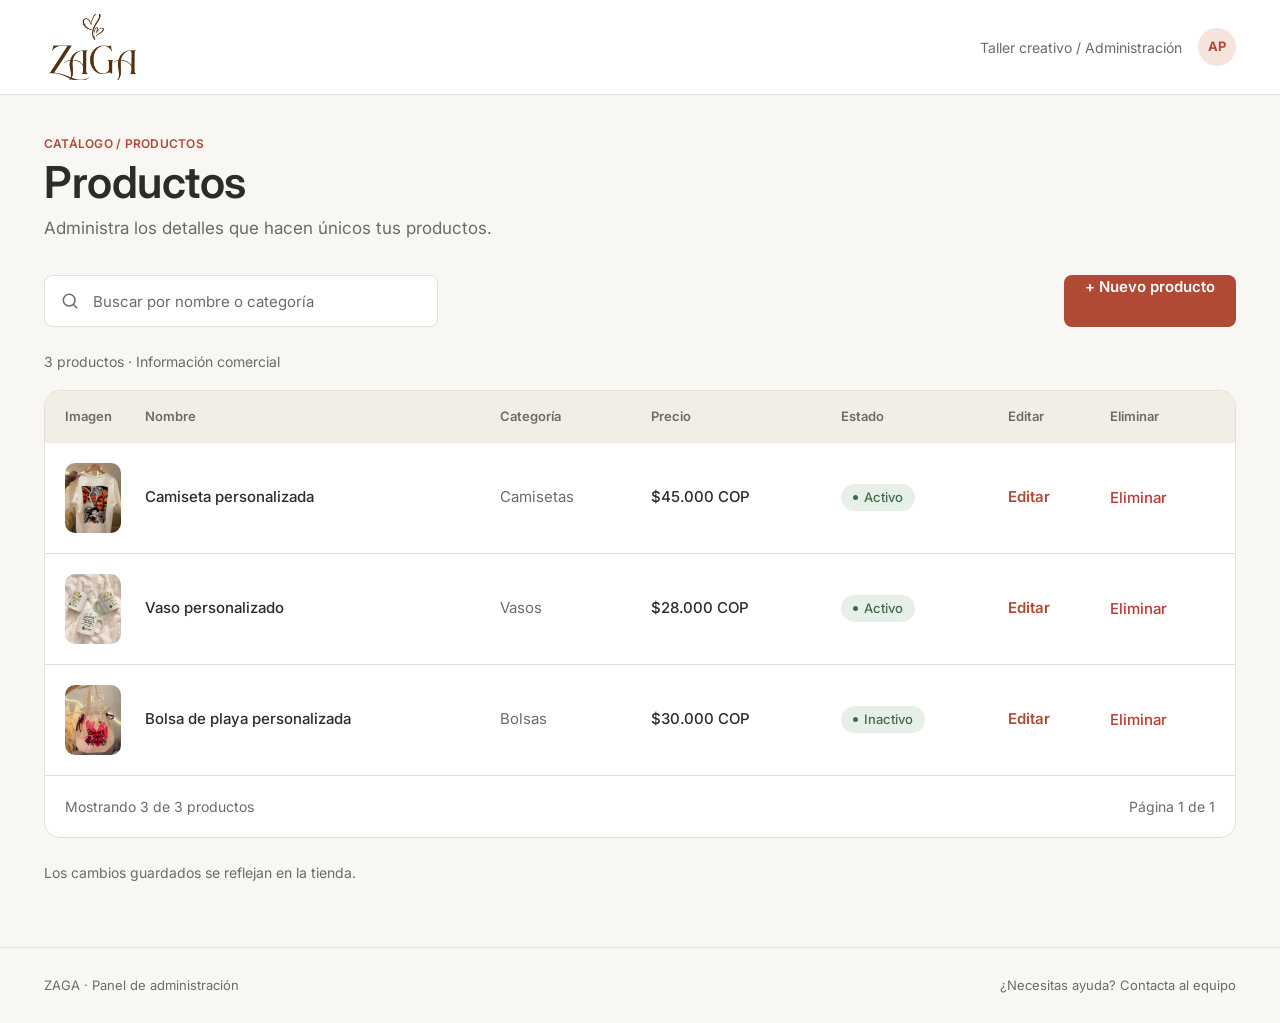
<file: index.html>
<!DOCTYPE html>
<html lang="es">
<head>
  <meta charset="UTF-8">
  <meta name="viewport" content="width=device-width, initial-scale=1">
  <title>Productos · ZAGA Administración</title>
  <link rel="preconnect" href="https://fonts.googleapis.com">
  <link rel="preconnect" href="https://fonts.gstatic.com" crossorigin>
  <link href="https://fonts.googleapis.com/css2?family=Inter:wght@400;500;600;700&display=swap" rel="stylesheet">
  <link rel="stylesheet" href="css/styles.css">
  <link rel="stylesheet" href="css/inventario-productos.css">
</head>
<body>

  <!-- ENCABEZADO -->
  <header class="header">
    <div class="header__inner">
      <a href="#" class="header__logo" aria-label="ZAGA, ir al inicio">
        <img src="img/logozaga.png" alt="ZAGA">
      </a>

      <div class="header__right">
        <span class="header__section">Taller creativo / Administración</span>
        <span class="avatar" aria-label="Usuario administrador">AP</span>
        <button class="menu-btn" id="menuBtn" aria-label="Abrir menú" aria-expanded="false" aria-controls="mobileMenu">
          <span></span><span></span><span></span>
        </button>
      </div>
    </div>

    <nav class="mobile-menu" id="mobileMenu" hidden>
      <a href="#">Taller creativo / Administración</a>
      <a href="#" class="is-active">Catálogo / Productos</a>
    </nav>
  </header>

  <!-- CONTENIDO -->
  <main class="main">
    <div class="container">

      <p class="breadcrumb">Catálogo / Productos</p>
      <h1 class="title">Productos</h1>
      <p class="subtitle">Administra los detalles que hacen únicos tus productos.</p>

      <div class="toolbar">
        <label class="search" for="searchInput">
          <svg class="search__icon" viewBox="0 0 24 24" aria-hidden="true">
            <circle cx="11" cy="11" r="7"></circle>
            <path d="M20 20l-3.5-3.5"></path>
          </svg>
          <input type="search" id="searchInput" placeholder="Buscar por nombre o categoría" autocomplete="off">
        </label>
        <a class="btn btn--primary" href="nuevo-producto.html">+ Nuevo producto</a>
      </div>

      <p class="meta"><span id="countText"></span> · Información comercial</p>

      <!-- TABLA / TARJETAS -->
      <section class="table-card">
        <table class="table">
          <thead>
            <tr>
              <th>Imagen</th>
              <th>Nombre</th>
              <th>Categoría</th>
              <th>Precio</th>
              <th>Estado</th>
              <th>Editar</th>
              <th>Eliminar</th>
            </tr>
          </thead>
          <tbody id="productsBody">

            <tr class="row" data-name="Camiseta personalizada" data-category="Camisetas" data-price="$45.000 COP" data-image="img/camiseta.jpeg">
              <td class="cell cell--img"><img class="thumb" src="img/camiseta.jpeg" alt="Camiseta personalizada"></td>
              <td class="cell cell--name">Camiseta personalizada</td>
              <td class="cell cell--category">Camisetas</td>
              <td class="cell cell--price">$45.000 COP</td>
              <td class="cell cell--status"><span class="badge">Activo</span></td>
              <td class="cell cell--action">
                <a href="editar-producto.html" class="action action--edit">
                  <svg viewBox="0 0 24 24" aria-hidden="true"><path d="M12 20h9"/><path d="M16.5 3.5a2.12 2.12 0 013 3L7 19l-4 1 1-4 12.5-12.5z"/></svg>
                  <span>Editar</span>
                </a>
              </td>
              <td class="cell cell--action">
                <button class="action action--delete" type="button" data-delete>
                  <svg viewBox="0 0 24 24" aria-hidden="true"><path d="M3 6h18"/><path d="M8 6V4a1 1 0 011-1h6a1 1 0 011 1v2"/><path d="M19 6l-1 14a2 2 0 01-2 2H8a2 2 0 01-2-2L5 6"/><path d="M10 11v6M14 11v6"/></svg>
                  <span>Eliminar</span>
                </button>
              </td>
            </tr>

            <tr class="row" data-name="Vaso personalizado" data-category="Vasos" data-price="$28.000 COP" data-image="img/vaso.jpeg">
              <td class="cell cell--img"><img class="thumb" src="img/vaso.jpeg" alt="Vaso personalizado"></td>
              <td class="cell cell--name">Vaso personalizado</td>
              <td class="cell cell--category">Vasos</td>
              <td class="cell cell--price">$28.000 COP</td>
              <td class="cell cell--status"><span class="badge">Activo</span></td>
              <td class="cell cell--action">
                <a href="editar-producto.html" class="action action--edit">
                  <svg viewBox="0 0 24 24" aria-hidden="true"><path d="M12 20h9"/><path d="M16.5 3.5a2.12 2.12 0 013 3L7 19l-4 1 1-4 12.5-12.5z"/></svg>
                  <span>Editar</span>
                </a>
              </td>
              <td class="cell cell--action">
                <button class="action action--delete" type="button" data-delete>
                  <svg viewBox="0 0 24 24" aria-hidden="true"><path d="M3 6h18"/><path d="M8 6V4a1 1 0 011-1h6a1 1 0 011 1v2"/><path d="M19 6l-1 14a2 2 0 01-2 2H8a2 2 0 01-2-2L5 6"/><path d="M10 11v6M14 11v6"/></svg>
                  <span>Eliminar</span>
                </button>
              </td>

            </tr>
             <tr class="row" data-name="Bolsa de playa personalizada" data-category="Bolsas" data-price="$30.000 COP" data-image="img/bolsadeplaya.jpeg">
              <td class="cell cell--img"><img class="thumb" src="img/bolsadeplaya.jpeg" alt="Bolsa de playa personalizada"></td>
              <td class="cell cell--name">Bolsa de playa personalizada</td>
              <td class="cell cell--category">Bolsas</td>
              <td class="cell cell--price">$30.000 COP</td>
              <td class="cell cell--status"><span class="badge">Inactivo</span></td>
              <td class="cell cell--action">
                <a href="editar-producto.html" class="action action--edit">
                  <svg viewBox="0 0 24 24" aria-hidden="true"><path d="M12 20h9"/><path d="M16.5 3.5a2.12 2.12 0 013 3L7 19l-4 1 1-4 12.5-12.5z"/></svg>
                  <span>Editar</span>
                </a>
              </td>
              <td class="cell cell--action">
                <button class="action action--delete" type="button" data-delete>
                  <svg viewBox="0 0 24 24" aria-hidden="true"><path d="M3 6h18"/><path d="M8 6V4a1 1 0 011-1h6a1 1 0 011 1v2"/><path d="M19 6l-1 14a2 2 0 01-2 2H8a2 2 0 01-2-2L5 6"/><path d="M10 11v6M14 11v6"/></svg>
                  <span>Eliminar</span>
                </button>
              </td>
            </tr>


          </tbody>
        </table>

        <p class="empty" id="emptyState" hidden>No se encontraron productos.</p>

        <div class="table-footer">
          <span id="showingText">Mostrando 2 de 2 productos</span>
          <span>Página 1 de 1</span>
        </div>
      </section>

      <p class="note">Los cambios guardados se reflejan en la tienda.</p>
    </div>
  </main>

  <!-- PIE DE PÁGINA -->
  <footer class="footer">
    <div class="footer__inner">
      <span>ZAGA · Panel de administración</span>
      <a href="#">¿Necesitas ayuda? Contacta al equipo</a>
    </div>
  </footer>

  <!-- MODAL ELIMINAR -->
  <div class="modal" id="deleteModal" hidden>
    <div class="modal__overlay" data-close></div>
    <div class="modal__dialog" role="dialog" aria-modal="true" aria-labelledby="modalTitle" aria-describedby="modalDesc">
      <div class="modal__top">
        <span class="modal__icon" aria-hidden="true">
          <svg viewBox="0 0 24 24"><path d="M3 6h18"/><path d="M8 6V4a1 1 0 011-1h6a1 1 0 011 1v2"/><path d="M19 6l-1 14a2 2 0 01-2 2H8a2 2 0 01-2-2L5 6"/><path d="M10 11v6M14 11v6"/></svg>
        </span>
        <button class="modal__close" type="button" aria-label="Cerrar" data-close>
          <svg viewBox="0 0 24 24" aria-hidden="true"><path d="M6 6l12 12M18 6L6 18"/></svg>
        </button>
      </div>

      <h2 class="modal__title" id="modalTitle">¿Eliminar producto?</h2>
      <p class="modal__text" id="modalDesc">¿Estás seguro de que deseas eliminar este producto?</p>

      <div class="modal__product">
        <img id="modalImg" src="img/camiseta.jpeg" alt="">
        <div>
          <strong id="modalName">Camiseta personalizada</strong>
          <span id="modalInfo">Camisetas · $45.000 COP</span>
        </div>
      </div>

      <p class="modal__warning">Esta acción no se puede deshacer.</p>

      <div class="modal__actions">
        <button class="btn btn--outline" type="button" data-close>Cancelar</button>
        <button class="btn btn--danger" type="button" id="confirmDelete">Eliminar</button>
      </div>
    </div>
  </div>

  <script type="module" src="js/main.js"></script>
  <script type="module" src="js/controllers/inventario.controller.js"></script>
</body>
</html>
</file>
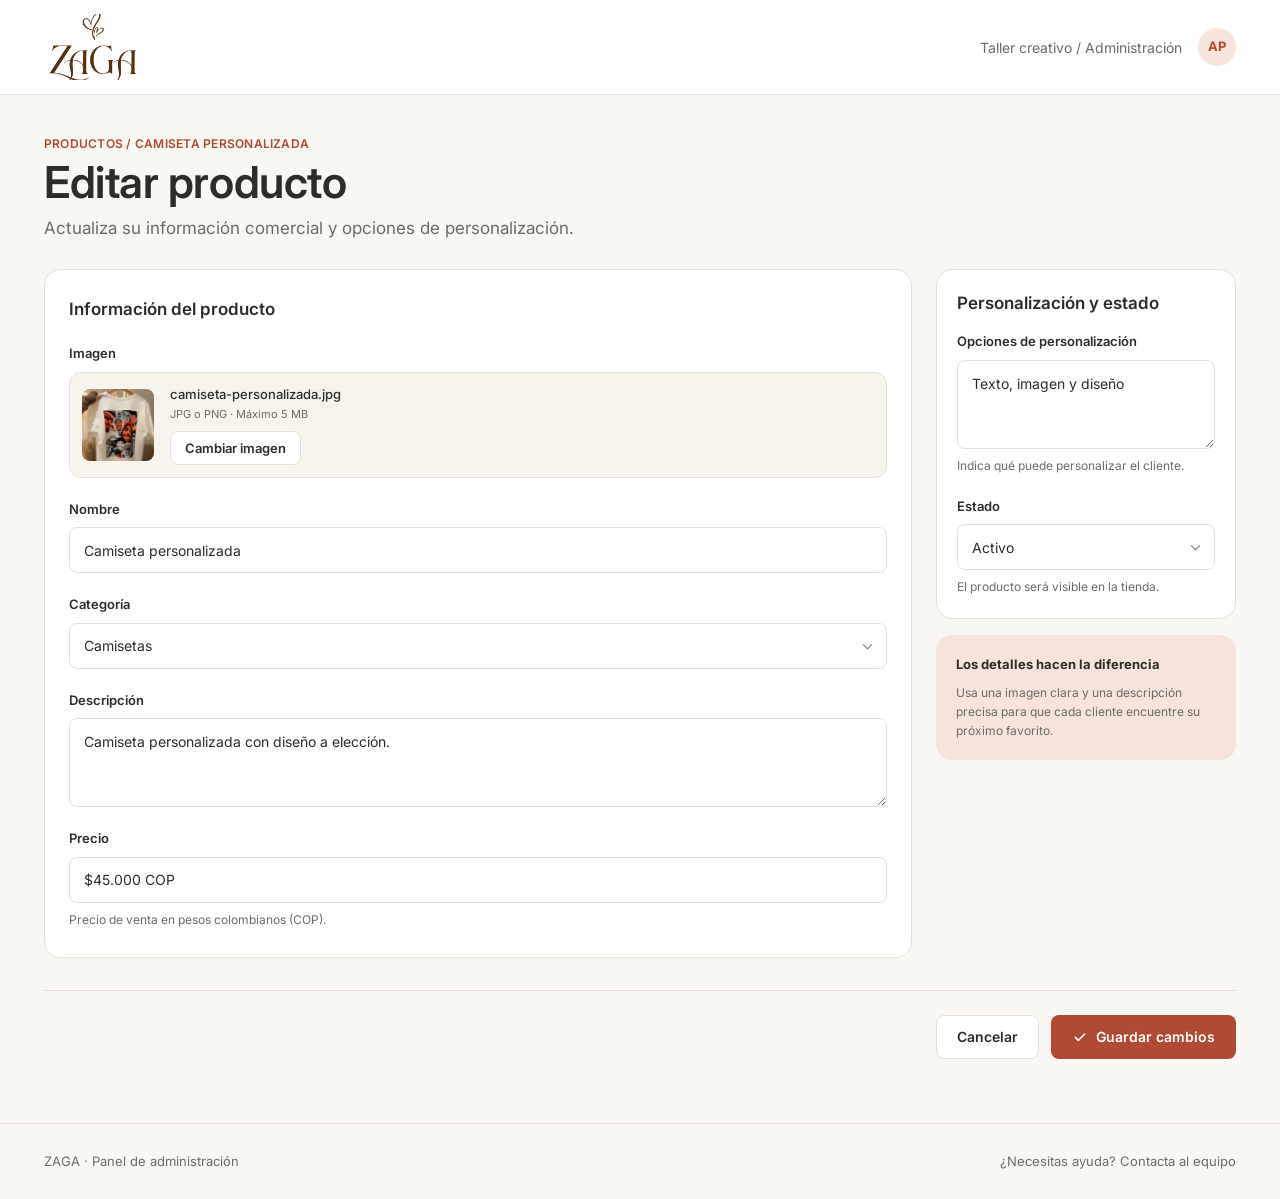
<file: editar-producto.html>
<!DOCTYPE html>
<html lang="es">
<head>
  <meta charset="UTF-8">
  <meta name="viewport" content="width=device-width, initial-scale=1">
  <title>Editar producto · ZAGA Administración</title>
  <link rel="preconnect" href="https://fonts.googleapis.com">
  <link rel="preconnect" href="https://fonts.gstatic.com" crossorigin>
  <link href="https://fonts.googleapis.com/css2?family=Inter:wght@400;500;600;700&display=swap" rel="stylesheet">
  <link rel="stylesheet" href="css/styles.css">
  <link rel="stylesheet" href="css/editar-producto.css">
</head>
<body>

  <!-- ENCABEZADO -->
  <header class="header">
    <div class="header__inner">
      <a href="inventario-productos.html" class="header__logo" aria-label="ZAGA, ir al inicio">
        <img src="img/logozaga.png" alt="ZAGA">
      </a>

      <div class="header__right">
        <span class="header__section">Taller creativo / Administración</span>
        <span class="avatar" aria-label="Usuario administrador">AP</span>
        <button class="menu-btn" id="menuBtn" aria-label="Abrir menú" aria-expanded="false" aria-controls="mobileMenu">
          <span></span><span></span><span></span>
        </button>
      </div>
    </div>

    <nav class="mobile-menu" id="mobileMenu" hidden>
      <a href="#">Taller creativo / Administración</a>
      <a href="inventario-productos.html" class="is-active">Catálogo / Productos</a>
    </nav>
  </header>

  <!-- CONTENIDO -->
  <main class="main">
    <div class="container">

      <p class="breadcrumb">
        <a href="inventario-productos.html">Productos</a> / <span id="crumbName">Camiseta personalizada</span>
      </p>
      <h1 class="title">Editar producto</h1>
      <p class="subtitle">Actualiza su información comercial y opciones de personalización.</p>

      <form class="form" id="productForm" novalidate>

        <div class="alert" id="formAlert" role="alert" hidden>
          <svg viewBox="0 0 24 24" aria-hidden="true"><circle cx="12" cy="12" r="9"/><path d="M12 8v5M12 16.5v.01"/></svg>
          <div>
            <p class="alert__title">Revisa los campos indicados</p>
            <p class="alert__text">Corrige la información antes de guardar los cambios.</p>
          </div>
        </div>

        <div class="form__grid">

          <!-- Columna principal -->
          <section class="card" aria-labelledby="infoTitle">
            <h2 class="card__title" id="infoTitle">Información del producto</h2>

            <div class="field">
              <span class="label" id="imageLabel">Imagen</span>
              <div class="upload" aria-labelledby="imageLabel">
                <img class="upload__thumb" id="previewImg" src="img/camiseta.jpeg" alt="Vista previa de la imagen del producto">
                <div class="upload__info">
                  <p class="upload__name" id="fileName">camiseta-personalizada.jpg</p>
                  <p class="upload__hint">JPG o PNG · Máximo 5 MB</p>
                  <button class="btn btn--outline btn--sm" type="button" id="changeImageBtn">Cambiar imagen</button>
                  <input type="file" id="imageInput" accept="image/png, image/jpeg" hidden>
                </div>
              </div>
              <p class="field__error" id="imageError" role="alert" hidden>La imagen supera los 5 MB. Elige una más liviana.</p>
            </div>

            <div class="field">
              <label class="label" for="name">Nombre</label>
              <div class="control-wrap">
                <input class="control" type="text" id="name" name="name" value="Camiseta personalizada" autocomplete="off">
                <svg class="field__icon" viewBox="0 0 24 24" aria-hidden="true"><circle cx="12" cy="12" r="9"/><path d="M12 8v5M12 16.5v.01"/></svg>
              </div>
              <p class="field__error" id="nameError" hidden></p>
            </div>

            <div class="field">
              <label class="label" for="category">Categoría</label>
              <div class="select">
                <select class="control" id="category" name="category">
                  <option value="">Seleccionar</option>
                  <option value="camisetas" selected>Camisetas</option>
                  <option value="vasos">Vasos</option>
                  <option value="bolsas">Bolsas</option>
                </select>
              </div>
              <p class="field__error" id="categoryError" hidden></p>
            </div>

            <div class="field">
              <label class="label" for="description">Descripción</label>
              <div class="control-wrap control-wrap--area">
                <textarea class="control" id="description" name="description" rows="3">Camiseta personalizada con diseño a elección.</textarea>
                <svg class="field__icon" viewBox="0 0 24 24" aria-hidden="true"><circle cx="12" cy="12" r="9"/><path d="M12 8v5M12 16.5v.01"/></svg>
              </div>
              <p class="field__error" id="descriptionError" hidden></p>
            </div>

            <div class="field field--last">
              <label class="label" for="price">Precio</label>
              <div class="control-wrap">
                <input class="control" type="text" id="price" name="price" value="$45.000 COP" inputmode="numeric" autocomplete="off">
                <svg class="field__icon" viewBox="0 0 24 24" aria-hidden="true"><circle cx="12" cy="12" r="9"/><path d="M12 8v5M12 16.5v.01"/></svg>
              </div>
              <p class="field__error" id="priceError" hidden></p>
              <p class="field__hint">Precio de venta en pesos colombianos (COP).</p>
            </div>
          </section>

          <!-- Columna lateral -->
          <aside class="side">
            <section class="card card--side" aria-labelledby="customTitle">
              <h2 class="card__title" id="customTitle">Personalización y estado</h2>

              <div class="field">
                <label class="label" for="custom">Opciones de personalización</label>
                <div class="control-wrap control-wrap--area">
                  <textarea class="control" id="custom" name="custom" rows="3">Texto, imagen y diseño</textarea>
                  <svg class="field__icon" viewBox="0 0 24 24" aria-hidden="true"><circle cx="12" cy="12" r="9"/><path d="M12 8v5M12 16.5v.01"/></svg>
                </div>
                <p class="field__error" id="customError" hidden></p>
                <p class="field__hint">Indica qué puede personalizar el cliente.</p>
              </div>

              <div class="field field--last">
                <label class="label" for="status">Estado</label>
                <div class="select">
                  <select class="control" id="status" name="status">
                    <option value="activo" selected>Activo</option>
                    <option value="inactivo">Inactivo</option>
                  </select>
                </div>
                <p class="field__hint">El producto será visible en la tienda.</p>
              </div>
            </section>

            <section class="tip">
              <h3 class="tip__title">Los detalles hacen la diferencia</h3>
              <p class="tip__text">Usa una imagen clara y una descripción precisa para que cada cliente encuentre su próximo favorito.</p>
            </section>
          </aside>
        </div>

        <div class="form__actions">
          <a class="btn btn--outline" href="inventario-productos.html">Cancelar</a>
          <button class="btn btn--primary" type="submit">
            <svg viewBox="0 0 24 24" aria-hidden="true"><path d="M5 12.5l4.5 4.5L19 7.5"/></svg>
            Guardar cambios
          </button>
        </div>
      </form>
    </div>
  </main>

  <!-- PIE DE PÁGINA -->
  <footer class="footer">
    <div class="footer__inner">
      <span>ZAGA · Panel de administración</span>
      <a href="#">¿Necesitas ayuda? Contacta al equipo</a>
    </div>
  </footer>

  <div class="toast" id="toast" role="status" aria-live="polite">Cambios guardados</div>

  <script type="module" src="js/main.js"></script>
  <script type="module" src="js/controllers/editar.controller.js"></script>
</body>
</html>
</file>
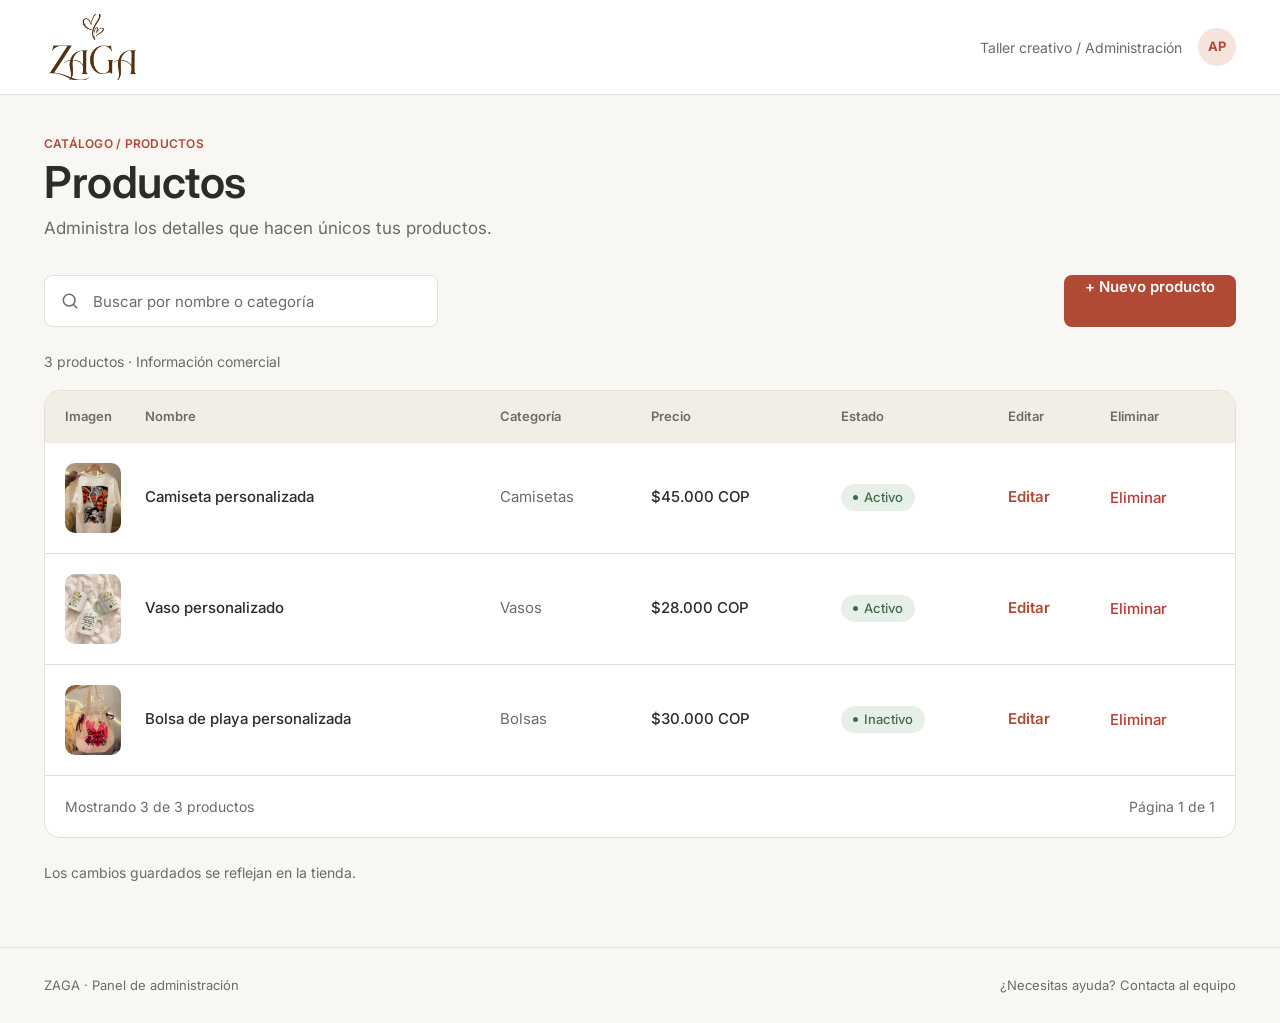
<file: inventario-productos.html>
<!DOCTYPE html>
<html lang="es">
<head>
  <meta charset="UTF-8">
  <meta name="viewport" content="width=device-width, initial-scale=1">
  <title>Productos · ZAGA Administración</title>
  <link rel="preconnect" href="https://fonts.googleapis.com">
  <link rel="preconnect" href="https://fonts.gstatic.com" crossorigin>
  <link href="https://fonts.googleapis.com/css2?family=Inter:wght@400;500;600;700&display=swap" rel="stylesheet">
  <link rel="stylesheet" href="css/styles.css">
  <link rel="stylesheet" href="css/inventario-productos.css">
</head>
<body>

  <!-- ENCABEZADO -->
  <header class="header">
    <div class="header__inner">
      <a href="#" class="header__logo" aria-label="ZAGA, ir al inicio">
        <img src="img/logozaga.png" alt="ZAGA">
      </a>

      <div class="header__right">
        <span class="header__section">Taller creativo / Administración</span>
        <span class="avatar" aria-label="Usuario administrador">AP</span>
        <button class="menu-btn" id="menuBtn" aria-label="Abrir menú" aria-expanded="false" aria-controls="mobileMenu">
          <span></span><span></span><span></span>
        </button>
      </div>
    </div>

    <nav class="mobile-menu" id="mobileMenu" hidden>
      <a href="#">Taller creativo / Administración</a>
      <a href="#" class="is-active">Catálogo / Productos</a>
    </nav>
  </header>

  <!-- CONTENIDO -->
  <main class="main">
    <div class="container">

      <p class="breadcrumb">Catálogo / Productos</p>
      <h1 class="title">Productos</h1>
      <p class="subtitle">Administra los detalles que hacen únicos tus productos.</p>

      <div class="toolbar">
        <label class="search" for="searchInput">
          <svg class="search__icon" viewBox="0 0 24 24" aria-hidden="true">
            <circle cx="11" cy="11" r="7"></circle>
            <path d="M20 20l-3.5-3.5"></path>
          </svg>
          <input type="search" id="searchInput" placeholder="Buscar por nombre o categoría" autocomplete="off">
        </label>
        <a class="btn btn--primary" href="nuevo-producto.html">+ Nuevo producto</a>
      </div>

      <p class="meta"><span id="countText">2 productos</span> · Información comercial</p>

      <!-- TABLA / TARJETAS -->
      <section class="table-card">
        <table class="table">
          <thead>
            <tr>
              <th>Imagen</th>
              <th>Nombre</th>
              <th>Categoría</th>
              <th>Precio</th>
              <th>Estado</th>
              <th>Editar</th>
              <th>Eliminar</th>
            </tr>
          </thead>
          <tbody id="productsBody">

            <tr class="row" data-name="Camiseta personalizada" data-category="Camisetas" data-price="$45.000 COP" data-image="img/camiseta.jpeg">
              <td class="cell cell--img"><img class="thumb" src="img/camiseta.jpeg" alt="Camiseta personalizada"></td>
              <td class="cell cell--name">Camiseta personalizada</td>
              <td class="cell cell--category">Camisetas</td>
              <td class="cell cell--price">$45.000 COP</td>
              <td class="cell cell--status"><span class="badge">Activo</span></td>
              <td class="cell cell--action">
                <a href="editar-producto.html" class="action action--edit">
                  <svg viewBox="0 0 24 24" aria-hidden="true"><path d="M12 20h9"/><path d="M16.5 3.5a2.12 2.12 0 013 3L7 19l-4 1 1-4 12.5-12.5z"/></svg>
                  <span>Editar</span>
                </a>
              </td>
              <td class="cell cell--action">
                <button class="action action--delete" type="button" data-delete>
                  <svg viewBox="0 0 24 24" aria-hidden="true"><path d="M3 6h18"/><path d="M8 6V4a1 1 0 011-1h6a1 1 0 011 1v2"/><path d="M19 6l-1 14a2 2 0 01-2 2H8a2 2 0 01-2-2L5 6"/><path d="M10 11v6M14 11v6"/></svg>
                  <span>Eliminar</span>
                </button>
              </td>
            </tr>

            <tr class="row" data-name="Vaso personalizado" data-category="Vasos" data-price="$28.000 COP" data-image="img/vaso.jpeg">
              <td class="cell cell--img"><img class="thumb" src="img/vaso.jpeg" alt="Vaso personalizado"></td>
              <td class="cell cell--name">Vaso personalizado</td>
              <td class="cell cell--category">Vasos</td>
              <td class="cell cell--price">$28.000 COP</td>
              <td class="cell cell--status"><span class="badge">Activo</span></td>
              <td class="cell cell--action">
                <a href="editar-producto.html" class="action action--edit">
                  <svg viewBox="0 0 24 24" aria-hidden="true"><path d="M12 20h9"/><path d="M16.5 3.5a2.12 2.12 0 013 3L7 19l-4 1 1-4 12.5-12.5z"/></svg>
                  <span>Editar</span>
                </a>
              </td>
              <td class="cell cell--action">
                <button class="action action--delete" type="button" data-delete>
                  <svg viewBox="0 0 24 24" aria-hidden="true"><path d="M3 6h18"/><path d="M8 6V4a1 1 0 011-1h6a1 1 0 011 1v2"/><path d="M19 6l-1 14a2 2 0 01-2 2H8a2 2 0 01-2-2L5 6"/><path d="M10 11v6M14 11v6"/></svg>
                  <span>Eliminar</span>
                </button>
              </td>

            </tr>
             <tr class="row" data-name="Bolsa de playa personalizada" data-category="Bolsas" data-price="$30.000 COP" data-image="img/bolsadeplaya.jpeg">
              <td class="cell cell--img"><img class="thumb" src="img/bolsadeplaya.jpeg" alt="Bolsa de playa personalizada"></td>
              <td class="cell cell--name">Bolsa de playa personalizada</td>
              <td class="cell cell--category">Bolsas</td>
              <td class="cell cell--price">$30.000 COP</td>
              <td class="cell cell--status"><span class="badge">Inactivo</span></td>
              <td class="cell cell--action">
                <a href="editar-producto.html" class="action action--edit">
                  <svg viewBox="0 0 24 24" aria-hidden="true"><path d="M12 20h9"/><path d="M16.5 3.5a2.12 2.12 0 013 3L7 19l-4 1 1-4 12.5-12.5z"/></svg>
                  <span>Editar</span>
                </a>
              </td>
              <td class="cell cell--action">
                <button class="action action--delete" type="button" data-delete>
                  <svg viewBox="0 0 24 24" aria-hidden="true"><path d="M3 6h18"/><path d="M8 6V4a1 1 0 011-1h6a1 1 0 011 1v2"/><path d="M19 6l-1 14a2 2 0 01-2 2H8a2 2 0 01-2-2L5 6"/><path d="M10 11v6M14 11v6"/></svg>
                  <span>Eliminar</span>
                </button>
              </td>
            </tr>


          </tbody>
        </table>

        <p class="empty" id="emptyState" hidden>No se encontraron productos.</p>

        <div class="table-footer">
          <span id="showingText">Mostrando 2 de 2 productos</span>
          <span>Página 1 de 1</span>
        </div>
      </section>

      <p class="note">Los cambios guardados se reflejan en la tienda.</p>
    </div>
  </main>

  <!-- PIE DE PÁGINA -->
  <footer class="footer">
    <div class="footer__inner">
      <span>ZAGA · Panel de administración</span>
      <a href="#">¿Necesitas ayuda? Contacta al equipo</a>
    </div>
  </footer>

  <!-- MODAL ELIMINAR -->
  <div class="modal" id="deleteModal" hidden>
    <div class="modal__overlay" data-close></div>
    <div class="modal__dialog" role="dialog" aria-modal="true" aria-labelledby="modalTitle" aria-describedby="modalDesc">
      <div class="modal__top">
        <span class="modal__icon" aria-hidden="true">
          <svg viewBox="0 0 24 24"><path d="M3 6h18"/><path d="M8 6V4a1 1 0 011-1h6a1 1 0 011 1v2"/><path d="M19 6l-1 14a2 2 0 01-2 2H8a2 2 0 01-2-2L5 6"/><path d="M10 11v6M14 11v6"/></svg>
        </span>
        <button class="modal__close" type="button" aria-label="Cerrar" data-close>
          <svg viewBox="0 0 24 24" aria-hidden="true"><path d="M6 6l12 12M18 6L6 18"/></svg>
        </button>
      </div>

      <h2 class="modal__title" id="modalTitle">¿Eliminar producto?</h2>
      <p class="modal__text" id="modalDesc">¿Estás seguro de que deseas eliminar este producto?</p>

      <div class="modal__product">
        <img id="modalImg" src="img/camiseta.jpeg" alt="">
        <div>
          <strong id="modalName">Camiseta personalizada</strong>
          <span id="modalInfo">Camisetas · $45.000 COP</span>
        </div>
      </div>

      <p class="modal__warning">Esta acción no se puede deshacer.</p>

      <div class="modal__actions">
        <button class="btn btn--outline" type="button" data-close>Cancelar</button>
        <button class="btn btn--danger" type="button" id="confirmDelete">Eliminar</button>
      </div>
    </div>
  </div>

  <script type="module" src="js/main.js"></script>
  <script type="module" src="js/controllers/inventario.controller.js"></script>
</body>
</html>
</file>
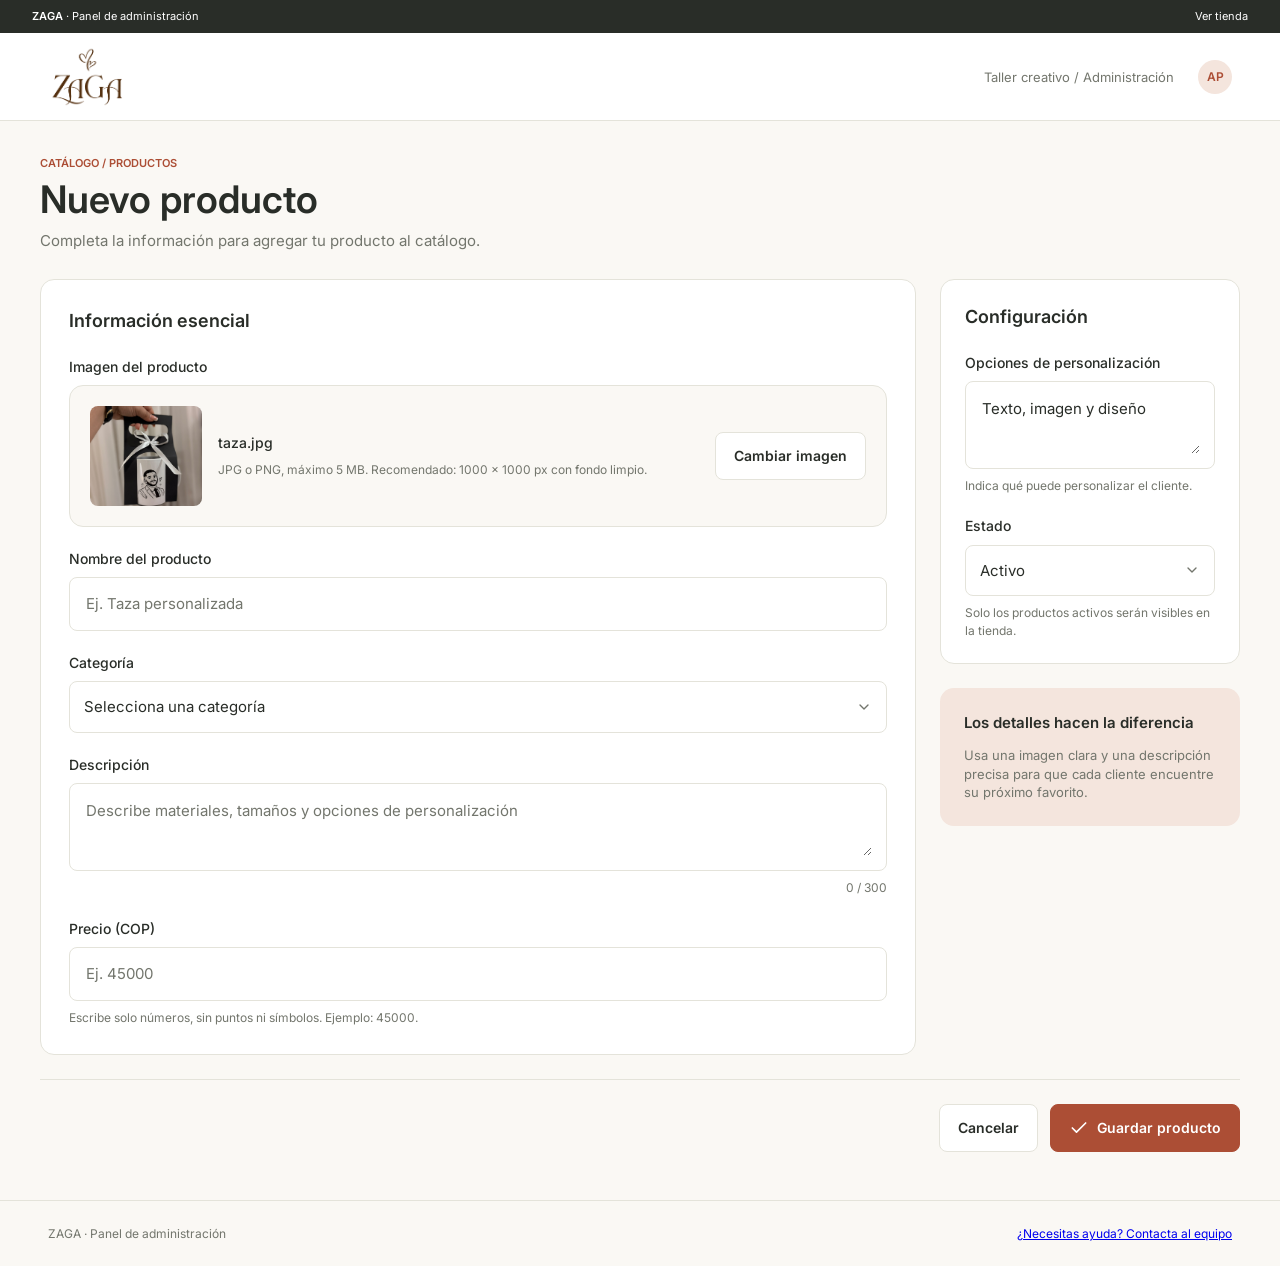
<file: nuevo-producto.html>
<!DOCTYPE html>
<html lang="es">
<head>
  <meta charset="UTF-8">
  <meta name="viewport" content="width=device-width, initial-scale=1">
  <title>Nuevo producto · ZAGA Administración</title>
  <link rel="preconnect" href="https://fonts.googleapis.com">
  <link rel="preconnect" href="https://fonts.gstatic.com" crossorigin>
  <link href="https://fonts.googleapis.com/css2?family=Inter:wght@400;500;600&display=swap" rel="stylesheet">
  <link rel="stylesheet" href="css/nuevo-producto.css">
</head>
<body>

  <svg width="0" height="0" style="position:absolute" aria-hidden="true">
    <symbol id="i-alert" viewBox="0 0 24 24" fill="none" stroke="currentColor" stroke-width="2" stroke-linecap="round" stroke-linejoin="round"><circle cx="12" cy="12" r="10"/><line x1="12" y1="8" x2="12" y2="12"/><line x1="12" y1="16" x2="12.01" y2="16"/></symbol>
    <symbol id="i-chevron" viewBox="0 0 24 24" fill="none" stroke="currentColor" stroke-width="2" stroke-linecap="round" stroke-linejoin="round"><path d="m6 9 6 6 6-6"/></symbol>
    <symbol id="i-check" viewBox="0 0 24 24" fill="none" stroke="currentColor" stroke-width="2" stroke-linecap="round" stroke-linejoin="round"><path d="M20 6 9 17l-5-5"/></symbol>
  </svg>

  <div class="topbar">
    <span class="topbar__group"><strong>ZAGA</strong> · Panel de administración</span>
    <a class="topbar__view" href="#">Ver tienda</a>
  </div>

  <header class="header">
    <a class="brand" href="inventario-productos.html" aria-label="ZAGA, ir al inventario">
      <img src="img/logozaga.png" alt="ZAGA">
    </a>
    <div class="header__actions">
      <span class="account">Taller creativo / Administración</span>
      <span class="avatar" aria-label="Usuario administrador">AP</span>
    </div>
  </header>

  <main class="main">
    <div class="heading">
      <p class="eyebrow">CATÁLOGO / PRODUCTOS</p>
      <h1>Nuevo producto</h1>
      <p class="heading__desc">Completa la información para agregar tu producto al catálogo.</p>
    </div>

    <form id="productForm" class="product-form" novalidate>

      <div id="errorSummary" class="error-summary" role="alert" hidden>
        <svg class="icon icon--20"><use href="#i-alert"/></svg>
        <div class="error-summary__text">
          <p class="error-summary__title">Revisa los campos indicados</p>
          <p class="error-summary__desc">Corrige la información para guardar el producto.</p>
        </div>
      </div>

      <div class="layout">

        <section class="card essentials">
          <h2 class="card__title">Información esencial</h2>

          <div class="field">
            <span class="label">Imagen del producto</span>
            <div class="upload">
              <img id="imgPreview" class="upload__img" alt="Vista previa del producto" src="img/taza.jpg">
              <div class="upload__info">
                <p id="imgName" class="upload__name">taza.jpg</p>
                <p class="help">JPG o PNG, máximo 5 MB. Recomendado: 1000 × 1000 px con fondo limpio.</p>
              </div>
              <button type="button" id="imgBtn" class="btn btn--secondary">Cambiar imagen</button>
              <input type="file" id="imgInput" accept="image/png,image/jpeg" hidden>
            </div>
          </div>

          <div class="field" data-field="name">
            <label class="label" for="name">Nombre del producto</label>
            <div class="control">
              <input id="name" name="name" type="text" required minlength="3" maxlength="60"
                     placeholder="Ej. Taza personalizada" aria-describedby="name-err" autocomplete="off">
              <svg class="icon icon--17 icon--alert"><use href="#i-alert"/></svg>
            </div>
            <p id="name-err" class="error-msg"></p>
          </div>

          <div class="field" data-field="category">
            <label class="label" for="category">Categoría</label>
            <div class="control control--select">
              <select id="category" name="category" required aria-describedby="category-err">
                <option value="">Selecciona una categoría</option>
                <option>Camisetas</option>
                <option>Vasos</option>
                <option>Bolsas</option>
              </select>
              <svg class="icon icon--16 icon--chevron"><use href="#i-chevron"/></svg>
            </div>
            <p id="category-err" class="error-msg"></p>
          </div>

          <div class="field" data-field="description">
            <label class="label" for="description">Descripción</label>
            <div class="control control--area">
              <textarea id="description" name="description" rows="2" required minlength="20" maxlength="300"
                        placeholder="Describe materiales, tamaños y opciones de personalización" aria-describedby="description-err"></textarea>
              <svg class="icon icon--17 icon--alert"><use href="#i-alert"/></svg>
            </div>
            <p id="description-err" class="error-msg"></p>
            <p id="description-count" class="help counter">0 / 300</p>
          </div>

          <div class="field" data-field="price">
            <label class="label" for="price">Precio (COP)</label>
            <div class="control">
              <input id="price" name="price" type="text" inputmode="numeric" required
                     placeholder="Ej. 45000" aria-describedby="price-err price-help" autocomplete="off">
              <svg class="icon icon--17 icon--alert"><use href="#i-alert"/></svg>
            </div>
            <p id="price-err" class="error-msg"></p>
            <p id="price-help" class="help">Escribe solo números, sin puntos ni símbolos. Ejemplo: 45000.</p>
          </div>
        </section>

        <aside class="side">
          <section class="card config">
            <h2 class="card__title">Configuración</h2>

            <div class="field">
              <label class="label" for="notes">Opciones de personalización</label>
              <div class="control control--area control--plain">
                <textarea id="notes" name="notes" rows="2">Texto, imagen y diseño</textarea>
              </div>
              <p class="help">Indica qué puede personalizar el cliente.</p>
            </div>

            <div class="field">
              <label class="label" for="status">Estado</label>
              <div class="control control--select control--plain">
                <select id="status" name="status">
                  <option>Activo</option>
                  <option>Inactivo</option>
                </select>
                <svg class="icon icon--16 icon--chevron"><use href="#i-chevron"/></svg>
              </div>
              <p class="help">Solo los productos activos serán visibles en la tienda.</p>
            </div>
          </section>

          <section class="guidance">
            <p class="guidance__title">Los detalles hacen la diferencia</p>
            <p class="guidance__text">Usa una imagen clara y una descripción precisa para que cada cliente encuentre su próximo favorito.</p>
          </section>
        </aside>
      </div>

      <hr class="divider">

      <div class="actions">
        <button type="button" id="cancelBtn" class="btn btn--secondary">Cancelar</button>
        <button type="submit" class="btn btn--primary">
          <svg class="icon icon--20"><use href="#i-check"/></svg>
          Guardar producto
        </button>
      </div>
    </form>
  </main>

  <footer class="footer">
    <span>ZAGA · Panel de administración</span>
    <a href="#">¿Necesitas ayuda? Contacta al equipo</a>
  </footer>

  <div id="toast" class="toast" role="status" hidden></div>

  <script type="module" src="js/controllers/nuevo.controller.js"></script>
</body>
</html>
</file>
<file: css/styles.css>
/* =========================================================
   ZAGA · Panel de administración
   ESTILOS GENERALES (compartidos por todas las pantallas)
   Variables, base, encabezado, pie de página, títulos, botones
   ========================================================= */

:root {
  --bg: #f9f7f3;
  --surface: #ffffff;
  --header-head: #f1eee6;
  --border: #e4e0d6;
  --text: #2b2d28;
  --text-soft: #6b6c66;
  --brand: #b04a35;
  --brand-dark: #963d2b;
  --brand-soft: #f6e3dc;
  --danger: #b93a32;
  --danger-dark: #9d2f28;
  --danger-soft: #fbe9e7;
  --success: #3f6b4c;
  --success-soft: #e6f0e8;
  --radius: 12px;
  --radius-sm: 8px;
  --shadow-modal: 0 20px 50px rgba(30, 25, 20, .25);
  --font: "Inter", system-ui, -apple-system, "Segoe UI", Roboto, sans-serif;
}

*, *::before, *::after { box-sizing: border-box; }

html { -webkit-text-size-adjust: 100%; }

body {
  margin: 0;
  min-height: 100vh;
  display: flex;
  flex-direction: column;
  font-family: var(--font);
  font-size: 15px;
  line-height: 1.5;
  color: var(--text);
  background: var(--bg);
}

body.no-scroll { overflow: hidden; }

img { display: block; max-width: 100%; }
a { color: inherit; text-decoration: none; }
button { font-family: inherit; cursor: pointer; }
[hidden] { display: none !important; }

svg {
  width: 20px;
  height: 20px;
  fill: none;
  stroke: currentColor;
  stroke-width: 1.8;
  stroke-linecap: round;
  stroke-linejoin: round;
  flex-shrink: 0;
}

/* ---------- Encabezado ---------- */
.header {
  position: relative;
  background: var(--surface);
  border-bottom: 1px solid var(--border);
}

.header__inner {
  max-width: 1400px;
  margin: 0 auto;
  padding: 14px 44px;
  display: flex;
  align-items: center;
  justify-content: space-between;
}

.header__logo img {
  width: 101px;
  height: 66px;
  object-fit: cover;
  border-radius: 4px;
}

.header__right {
  display: flex;
  align-items: center;
  gap: 16px;
}

.header__section {
  font-size: 14px;
  color: var(--text-soft);
}

.avatar {
  width: 38px;
  height: 38px;
  border-radius: 50%;
  display: grid;
  place-items: center;
  background: var(--brand-soft);
  color: var(--brand);
  font-size: 13px;
  font-weight: 700;
}

.menu-btn {
  display: none;
  width: 40px;
  height: 40px;
  padding: 0;
  background: none;
  border: 0;
  flex-direction: column;
  align-items: center;
  justify-content: center;
  gap: 5px;
}

.menu-btn span {
  width: 20px;
  height: 2px;
  background: var(--text);
  border-radius: 2px;
  transition: transform .2s, opacity .2s;
}

.menu-btn[aria-expanded="true"] span:nth-child(1) { transform: translateY(7px) rotate(45deg); }
.menu-btn[aria-expanded="true"] span:nth-child(2) { opacity: 0; }
.menu-btn[aria-expanded="true"] span:nth-child(3) { transform: translateY(-7px) rotate(-45deg); }

.mobile-menu {
  display: none;
  flex-direction: column;
  border-top: 1px solid var(--border);
  background: var(--surface);
}

.mobile-menu a {
  padding: 14px 20px;
  font-size: 14px;
  color: var(--text-soft);
  border-bottom: 1px solid var(--border);
}

.mobile-menu a:last-child { border-bottom: 0; }
.mobile-menu a.is-active { color: var(--brand); font-weight: 600; }

/* ---------- Contenido ---------- */
.main { flex: 1; }

.container {
  max-width: 1400px;
  margin: 0 auto;
  padding: 40px 44px 64px;
}

.breadcrumb {
  margin: 0 0 4px;
  font-size: 12px;
  font-weight: 600;
  letter-spacing: .02em;
  text-transform: uppercase;
  color: var(--brand);
}

.title {
  margin: 0;
  font-size: 44px;
  line-height: 1.15;
  font-weight: 600;
  letter-spacing: -.01em;
}

.subtitle {
  margin: 8px 0 0;
  font-size: 17px;
  color: var(--text-soft);
}

.breadcrumb a:hover { text-decoration: underline; }

/* ---------- Botones ---------- */
.btn {
  height: 52px;
  padding: 0 20px;
  font-size: 15px;
  font-weight: 600;
  text-decoration: none;
  border-radius: var(--radius-sm);
  border: 1px solid transparent;
  transition: background .15s, border-color .15s, transform .05s;
}

.btn:active { transform: translateY(1px); }

.btn:focus-visible,
.menu-btn:focus-visible {
  outline: 3px solid rgba(176, 74, 53, .35);
  outline-offset: 2px;
}

.btn--primary { color: #fff; background: var(--brand); white-space: nowrap; }
.btn--primary:hover { background: var(--brand-dark); }

.btn--outline { color: var(--text); background: var(--surface); border-color: var(--border); }
.btn--outline:hover { background: var(--bg); }

/* ---------- Pie de página ---------- */
.footer {
  border-top: 1px solid var(--border);
  background: var(--bg);
}

.footer__inner {
  max-width: 1400px;
  margin: 0 auto;
  padding: 28px 44px;
  display: flex;
  justify-content: space-between;
  gap: 12px;
  font-size: 13px;
  color: var(--text-soft);
}

.footer__inner a:hover { color: var(--brand); text-decoration: underline; }

@keyframes fade { from { opacity: 0; } to { opacity: 1; } }
@keyframes pop {
  from { opacity: 0; transform: translateY(8px) scale(.97); }
  to   { opacity: 1; transform: none; }
}

@media (prefers-reduced-motion: reduce) {
  *, *::before, *::after { animation: none !important; transition: none !important; }
}

/* ---------- Tablet ---------- */
@media (max-width: 1024px) {
  .header__inner,
  .container,
  .footer__inner { padding-left: 28px; padding-right: 28px; }

  .title { font-size: 38px; }
}

/* ---------- Móvil ---------- */
@media (max-width: 768px) {
  body { font-size: 14px; }

  .header__inner { padding: 12px 20px; }
  .header__logo img { width: 88px; height: 58px; }
  .header__section { display: none; }
  .menu-btn { display: flex; }
  .mobile-menu:not([hidden]) { display: flex; }

  .container { padding: 28px 20px 40px; }
  .title { font-size: 34px; }
  .subtitle { font-size: 15px; }

  .footer__inner {
    padding: 22px 20px;
    flex-direction: column;
    gap: 8px;
  }
}
</file>
<file: css/inventario-productos.css>
/* =========================================================
   ZAGA · Inventario de productos
   Estilos exclusivos de esta pantalla (lista, tabla y modal)
   Se carga después de styles.css
   ========================================================= */

/* ---------- Barra de herramientas ---------- */
.toolbar {
  margin-top: 34px;
  display: flex;
  align-items: center;
  justify-content: space-between;
  gap: 16px;
}

.search {
  position: relative;
  flex: 0 1 394px;
  width: 100%;
}

.search__icon {
  position: absolute;
  left: 16px;
  top: 50%;
  transform: translateY(-50%);
  color: var(--text-soft);
  pointer-events: none;
}

.search input {
  width: 100%;
  height: 52px;
  padding: 0 16px 0 48px;
  font: inherit;
  font-size: 15px;
  color: var(--text);
  background: var(--surface);
  border: 1px solid var(--border);
  border-radius: var(--radius-sm);
  outline: none;
  transition: border-color .15s, box-shadow .15s;
  -webkit-appearance: none;
  appearance: none;
}

.search input::placeholder { color: var(--text-soft); }

.search input:focus {
  border-color: var(--brand);
  box-shadow: 0 0 0 3px rgba(176, 74, 53, .15);
}

.search input::-webkit-search-cancel-button { display: none; }

.btn--danger { color: #fff; background: var(--danger); }
.btn--danger:hover { background: var(--danger-dark); }

.action:focus-visible,
.modal__close:focus-visible {
  outline: 3px solid rgba(176, 74, 53, .35);
  outline-offset: 2px;
}

.meta {
  margin: 24px 0 18px;
  font-size: 14px;
  color: var(--text-soft);
}

/* ---------- Tabla (escritorio) ---------- */
.table-card {
  background: var(--surface);
  border: 1px solid var(--border);
  border-radius: 16px;
  overflow: hidden;
}

.table {
  width: 100%;
  border-collapse: collapse;
}

.table thead th {
  padding: 16px 12px;
  font-size: 13px;
  font-weight: 600;
  text-align: left;
  color: var(--text-soft);
  background: var(--header-head);
  white-space: nowrap;
}

.table thead th:first-child { padding-left: 20px; width: 88px; }
.table thead th:last-child { padding-right: 20px; }

.row { border-top: 1px solid var(--border); }
.row:first-child { border-top: 0; }

.cell {
  padding: 20px 12px;
  vertical-align: middle;
  font-size: 15px;
}

.cell:first-child { padding-left: 20px; }
.cell:last-child { padding-right: 20px; }

.thumb {
  width: 70px;
  height: 70px;
  object-fit: cover;
  border-radius: 10px;
  background: var(--header-head);
}

.cell--name { font-weight: 500; }
.cell--category { color: var(--text-soft); }
.cell--price { font-weight: 500; white-space: nowrap; }

.badge {
  display: inline-flex;
  align-items: center;
  gap: 6px;
  padding: 4px 12px;
  font-size: 13px;
  font-weight: 500;
  color: var(--success);
  background: var(--success-soft);
  border-radius: 999px;
}

.badge::before {
  content: "";
  width: 5px;
  height: 5px;
  border-radius: 50%;
  background: currentColor;
}

/* Acciones: enlaces de texto en escritorio */
.action {
  padding: 4px 0;
  font-size: 15px;
  background: none;
  border: 0;
  display: inline-flex;
  align-items: center;
  gap: 8px;
}

.action svg { display: none; }
.action--edit { color: var(--brand); font-weight: 600; }
.action--delete { color: var(--danger); font-weight: 500; }
.action:hover span { text-decoration: underline; }

.empty {
  margin: 0;
  padding: 32px 20px;
  text-align: center;
  color: var(--text-soft);
  border-top: 1px solid var(--border);
}

.table-footer {
  display: flex;
  justify-content: space-between;
  gap: 12px;
  padding: 20px;
  font-size: 14px;
  color: var(--text-soft);
  border-top: 1px solid var(--border);
}

.note {
  margin: 24px 0 0;
  font-size: 14px;
  color: var(--text-soft);
}

/* ---------- Modal ---------- */
.modal {
  position: fixed;
  inset: 0;
  z-index: 100;
  display: grid;
  place-items: center;
  padding: 16px;
}

.modal__overlay {
  position: absolute;
  inset: 0;
  background: rgba(35, 30, 25, .5);
  animation: fade .2s ease;
}

.modal__dialog {
  position: relative;
  width: 100%;
  max-width: 440px;
  max-height: calc(100vh - 32px);
  overflow-y: auto;
  padding: 28px;
  background: var(--surface);
  border-radius: 20px;
  box-shadow: var(--shadow-modal);
  animation: pop .22s ease;
}

.modal__top {
  display: flex;
  align-items: center;
  justify-content: space-between;
  margin-bottom: 16px;
}

.modal__icon {
  width: 44px;
  height: 44px;
  border-radius: 50%;
  display: grid;
  place-items: center;
  color: var(--danger);
  background: var(--danger-soft);
}

.modal__close {
  width: 36px;
  height: 36px;
  display: grid;
  place-items: center;
  color: var(--text);
  background: none;
  border: 0;
  border-radius: 50%;
}

.modal__close:hover { background: var(--bg); }

.modal__title {
  margin: 0 0 12px;
  font-size: 24px;
  line-height: 1.25;
  font-weight: 600;
}

.modal__text {
  margin: 0 0 20px;
  font-size: 14px;
  color: var(--text-soft);
}

.modal__product {
  display: flex;
  align-items: center;
  gap: 14px;
  padding: 12px;
  background: #fcf8f4;
  border-radius: 10px;
}

.modal__product img {
  width: 54px;
  height: 54px;
  object-fit: cover;
  border-radius: 8px;
  background: var(--header-head);
}

.modal__product strong {
  display: block;
  font-size: 14px;
  font-weight: 600;
}

.modal__product span {
  display: block;
  font-size: 12px;
  color: var(--text-soft);
}

.modal__warning {
  margin: 18px 0 20px;
  font-size: 12px;
  color: var(--text-soft);
}

.modal__actions {
  display: grid;
  grid-template-columns: 1fr 1fr;
  gap: 14px;
}

.modal__actions .btn { height: 48px; }

/* ---------- Tablet ---------- */
@media (max-width: 1024px) {
  .cell, .table thead th { padding-left: 8px; padding-right: 8px; }
}

/* ---------- Móvil: la tabla se convierte en tarjetas ---------- */
@media (max-width: 768px) {
  .toolbar {
    margin-top: 22px;
    flex-direction: column;
    align-items: stretch;
    gap: 12px;
  }

  .search { flex: none; }
  .toolbar .btn { width: 100%; }

  .meta { margin: 20px 0 14px; }

  .table-card {
    background: none;
    border: 0;
    border-radius: 0;
    overflow: visible;
  }

  .table, .table tbody { display: block; }
  .table thead { display: none; }

  .row {
    display: grid;
    /* 96px imagen + texto; las acciones se reparten 50% / 50% */
    grid-template-columns: 96px calc(50% - 96px) 50%;
    grid-template-areas:
      "img name name"
      "img category category"
      "img price price"
      "img status status"
      "edit edit delete";
    column-gap: 0;
    padding: 16px;
    margin-bottom: 14px;
    background: var(--surface);
    border: 1px solid var(--border);
    border-radius: 14px;
  }

  .row:first-child { border-top: 1px solid var(--border); }

  .cell { display: block; padding: 0; }
  .cell:first-child, .cell:last-child { padding: 0; }

  .cell--img { grid-area: img; }
  .cell--name,
  .cell--category,
  .cell--price,
  .cell--status { padding-left: 16px; }

  .cell--name { grid-area: name; font-size: 17px; font-weight: 600; line-height: 1.3; }
  .cell--category { grid-area: category; font-size: 14px; }
  .cell--price { grid-area: price; font-size: 16px; font-weight: 600; margin-top: 2px; }
  .cell--status { grid-area: status; margin-top: 6px; }

  .cell--action { margin-top: 14px; }
  .cell--action:nth-of-type(6) { grid-area: edit; padding: 0 6px 0 0; }
  .cell--action:nth-of-type(7) { grid-area: delete; padding: 0 0 0 6px; }

  .thumb { width: 96px; height: 96px; border-radius: 8px; }

  .action {
    width: 100%;
    height: 46px;
    justify-content: center;
    font-size: 15px;
    font-weight: 600;
    color: var(--text);
    background: var(--surface);
    border: 1px solid var(--border);
    border-radius: var(--radius-sm);
  }

  .action svg { display: block; }
  .action--edit, .action--delete { color: var(--text); font-weight: 600; }
  .action:hover span { text-decoration: none; }
  .action:hover { background: var(--bg); }

  .table-footer {
    padding: 0;
    border: 0;
    margin-top: 4px;
    flex-direction: column;
    gap: 2px;
  }

  .note { margin-top: 20px; }

  .modal { align-items: center; padding: 14px; }
  .modal__dialog { padding: 22px; border-radius: 18px; }
  .modal__title { font-size: 22px; }
}

@media (max-width: 380px) {
  .row { grid-template-columns: 80px calc(50% - 80px) 50%; padding: 14px; }
  .thumb { width: 80px; height: 80px; }
  .cell--name, .cell--category, .cell--price, .cell--status { padding-left: 12px; }
  .cell--name { font-size: 16px; }
  .modal__actions { gap: 10px; }
}
</file>
<file: css/editar-producto.css>
/* =========================================================
   ZAGA · Editar producto
   Estilos exclusivos de esta pantalla (formulario)
   Se carga después de styles.css
   ========================================================= */

/* ---------- Layout ---------- */
.form { margin-top: 28px; }

.form__grid {
  display: grid;
  grid-template-columns: minmax(0, 1fr) 300px;
  gap: 24px;
  align-items: start;
}

.side {
  display: flex;
  flex-direction: column;
  gap: 16px;
}

/* ---------- Tarjetas ---------- */
.card {
  padding: 28px 24px 28px;
  background: var(--surface);
  border: 1px solid var(--border);
  border-radius: 16px;
}

.card--side { padding: 22px 20px; }

.card__title {
  margin: 0 0 24px;
  font-size: 17px;
  font-weight: 600;
  line-height: 1.3;
}

.card--side .card__title { margin-bottom: 18px; }

/* ---------- Campos ---------- */
.field { margin-bottom: 22px; }
.field--last { margin-bottom: 0; }

.label {
  display: block;
  margin-bottom: 8px;
  font-size: 13px;
  font-weight: 600;
  color: var(--text);
}

.control {
  display: block;
  width: 100%;
  height: 46px;
  padding: 0 14px;
  font: inherit;
  font-size: 14px;
  color: var(--text);
  background: var(--surface);
  border: 1px solid var(--border);
  border-radius: var(--radius-sm);
  outline: none;
  transition: border-color .15s, box-shadow .15s;
  -webkit-appearance: none;
  appearance: none;
}

textarea.control {
  height: auto;
  min-height: 76px;
  padding: 12px 14px;
  line-height: 1.5;
  resize: vertical;
}

.control:hover { border-color: #d3cec2; }

.control:focus {
  border-color: var(--brand);
  box-shadow: 0 0 0 3px rgba(176, 74, 53, .15);
}

.field__hint {
  margin: 8px 0 0;
  font-size: 12px;
  color: var(--text-soft);
}

.field__error {
  margin: 8px 0 0;
  font-size: 12px;
  font-weight: 500;
  color: var(--danger);
}

/* ---------- Validaciones ---------- */
.alert {
  display: flex;
  align-items: flex-start;
  gap: 12px;
  margin-bottom: 24px;
  padding: 14px 18px;
  color: var(--danger);
  background: var(--danger-soft);
  border: 1px solid #f5cdc9;
  border-radius: var(--radius);
}

.alert svg { margin-top: 1px; }

.alert__title {
  margin: 0;
  font-size: 13px;
  font-weight: 700;
}

.alert__text {
  margin: 2px 0 0;
  font-size: 13px;
}

/* Campo con ícono de error dentro */
.control-wrap { position: relative; }

.control-wrap .field__icon {
  display: none;
  position: absolute;
  right: 14px;
  top: 50%;
  width: 16px;
  height: 16px;
  transform: translateY(-50%);
  color: var(--danger);
  pointer-events: none;
}

.control-wrap--area .field__icon { top: 15px; transform: none; }

.control.is-invalid {
  background: var(--danger-soft);
  border-color: var(--danger);
}

.control.is-invalid:hover { border-color: var(--danger); }

.control.is-invalid:focus {
  border-color: var(--danger);
  box-shadow: 0 0 0 3px rgba(185, 58, 50, .18);
}

.control.is-invalid ~ .field__icon { display: block; }
.control-wrap .control.is-invalid { padding-right: 42px; }

/* Select con flecha propia */
.select { position: relative; }

.select select { padding-right: 40px; cursor: pointer; }

.select::after {
  content: "";
  position: absolute;
  right: 16px;
  top: 50%;
  width: 7px;
  height: 7px;
  border-right: 1.8px solid var(--text-soft);
  border-bottom: 1.8px solid var(--text-soft);
  transform: translateY(-70%) rotate(45deg);
  pointer-events: none;
}

/* ---------- Carga de imagen ---------- */
.upload {
  display: flex;
  align-items: center;
  gap: 16px;
  padding: 12px;
  background: #f7f4ed;
  border: 1px solid var(--border);
  border-radius: 12px;
}

.upload__thumb {
  width: 72px;
  height: 72px;
  object-fit: cover;
  border-radius: 8px;
  background: var(--header-head);
  flex-shrink: 0;
}

.upload__info { min-width: 0; }

.upload__name {
  margin: 0;
  font-size: 13px;
  font-weight: 500;
  overflow-wrap: anywhere;
}

.upload__hint {
  margin: 2px 0 8px;
  font-size: 11px;
  color: var(--text-soft);
}

.btn--sm {
  height: 34px;
  padding: 0 14px;
  font-size: 13px;
}

/* ---------- Tarjeta de consejo ---------- */
.tip {
  padding: 20px;
  background: var(--brand-soft);
  border-radius: 16px;
}

.tip__title {
  margin: 0 0 8px;
  font-size: 13px;
  font-weight: 700;
}

.tip__text {
  margin: 0;
  font-size: 12px;
  line-height: 1.6;
  color: var(--text-soft);
}

/* ---------- Barra de acciones ---------- */
.form__actions {
  display: flex;
  justify-content: flex-end;
  gap: 12px;
  margin-top: 32px;
  padding-top: 24px;
  border-top: 1px solid var(--border);
}

.form__actions .btn {
  display: inline-flex;
  align-items: center;
  justify-content: center;
  gap: 8px;
  height: 44px;
  font-size: 14px;
}

.form__actions .btn svg {
  width: 16px;
  height: 16px;
  stroke-width: 2.4;
}

/* ---------- Aviso (toast) ---------- */
.toast {
  position: fixed;
  left: 50%;
  bottom: 28px;
  z-index: 90;
  padding: 12px 20px;
  font-size: 14px;
  font-weight: 500;
  color: #fff;
  background: var(--text);
  border-radius: 999px;
  box-shadow: var(--shadow-modal);
  opacity: 0;
  transform: translate(-50%, 12px);
  pointer-events: none;
  transition: opacity .2s, transform .2s;
}

.toast.is-visible {
  opacity: 1;
  transform: translate(-50%, 0);
}

/* ---------- Tablet ---------- */
@media (max-width: 960px) {
  .form__grid { grid-template-columns: minmax(0, 1fr); }
  .tip { display: none; }
}

/* ---------- Móvil ---------- */
@media (max-width: 768px) {
  .title { font-size: 30px; }
  .form { margin-top: 22px; }

  .card { padding: 22px 18px; }
  .card--side { padding: 22px 18px; }

  .upload {
    flex-direction: column;
    align-items: center;
    text-align: center;
    padding: 16px;
    gap: 14px;
  }

  .upload__thumb {
    width: 100%;
    max-width: 220px;
    height: auto;
    aspect-ratio: 1 / 1;
    border-radius: 12px;
  }

  .upload__hint { margin-bottom: 12px; }

  .form__grid { gap: 16px; }

  .form__actions {
    flex-direction: column;
    margin-top: 24px;
    padding-top: 20px;
  }

  .form__actions .btn { width: 100%; }

  .toast { left: 16px; right: 16px; bottom: 16px; text-align: center; transform: translateY(12px); }
  .toast.is-visible { transform: none; }
}
</file>
<file: css/nuevo-producto.css>
:root {
  --bg: #FAF8F4;
  --surface: #FFFFFF;
  --ink: #292D28;
  --muted: #73766D;
  --line: #E4E3DA;
  --accent: #AC4E35;
  --accent-soft: #F4E5DD;
  --danger: #B83A37;
  --danger-soft: #FFF1EF;
  --font: 'Inter', system-ui, -apple-system, 'Segoe UI', sans-serif;
}

*, *::before, *::after { box-sizing: border-box; }
[hidden] { display: none !important; }

body {
  margin: 0;
  font-family: var(--font);
  background: var(--bg);
  color: var(--ink);
  min-height: 100vh;
  display: flex;
  flex-direction: column;
}

h1, h2, p { margin: 0; }
button, input, select, textarea { font: inherit; color: inherit; }

/* Barra superior */
.topbar {
  display: flex; justify-content: space-between; align-items: center;
  padding: 10px 32px; background: var(--ink); color: #fff;
  font-size: 11px; line-height: 13px;
}
.topbar strong { font-weight: 600; }
.topbar__view { color: #fff; text-decoration: none; }
.topbar__view:hover { text-decoration: underline; }

/* Header */
.header {
  display: flex; justify-content: space-between; align-items: center;
  height: 88px; padding: 0 48px;
  background: var(--surface); border-bottom: 1px solid var(--line);
}
.brand {
  width: 92px; height: 60px; border-radius: 4px;
  background: var(--accent-soft); color: var(--accent);
  display: grid; place-items: center; font-weight: 600; font-size: 13px; letter-spacing: .08em;
}
.header__actions { display: flex; align-items: center; gap: 24px; }
.account { font-size: 13px; line-height: 16px; color: var(--muted); }
.avatar {
  width: 34px; height: 34px; border-radius: 100px;
  background: var(--accent-soft); color: var(--accent);
  display: grid; place-items: center; font-size: 12px; font-weight: 600;
}

/* Contenido */
.main {
  flex: 1; width: 100%; max-width: 1280px; margin: 0 auto;
  padding: 36px 40px 48px; display: flex; flex-direction: column; gap: 28px;
}
.heading { display: flex; flex-direction: column; gap: 8px; }
.eyebrow { font-size: 11px; line-height: 13px; font-weight: 600; color: var(--accent); }
h1 { font-size: 38px; line-height: 1.15; font-weight: 600; }
.heading__desc { font-size: 15px; line-height: 1.45; color: var(--muted); }

.product-form { display: flex; flex-direction: column; gap: 24px; }

/* Resumen de errores */
.error-summary {
  display: flex; gap: 12px; padding: 16px;
  background: var(--danger-soft); border-radius: 8px; color: var(--danger);
}
.error-summary .icon { flex: none; }
.error-summary__text { display: flex; flex-direction: column; gap: 4px; }
.error-summary__title { font-size: 14px; line-height: 1.45; font-weight: 600; }
.error-summary__desc { font-size: 13px; line-height: 1.45; }

/* Layout dos columnas */
.layout { display: flex; gap: 24px; align-items: flex-start; }
.card {
  background: var(--surface); border: 1px solid var(--line); border-radius: 14px;
  display: flex; flex-direction: column; gap: 22px;
}
.card__title { font-size: 18px; line-height: 1.45; font-weight: 600; }
.essentials { flex: 1; min-width: 0; padding: 28px; }
.side { width: 300px; flex: none; display: flex; flex-direction: column; gap: 24px; }
.config { padding: 24px; }

.guidance { background: var(--accent-soft); border-radius: 14px; padding: 24px; display: flex; flex-direction: column; gap: 12px; }
.guidance__title { font-size: 15px; line-height: 1.45; font-weight: 600; }
.guidance__text { font-size: 13px; line-height: 1.45; color: var(--muted); }

/* Campos */
.field { display: flex; flex-direction: column; gap: 8px; width: 100%; }
.label { font-size: 14px; line-height: 1.45; font-weight: 500; }
.help { font-size: 12px; line-height: 1.45; color: var(--muted); }
.error-msg { font-size: 13px; line-height: 1.45; color: var(--danger); display: none; }

.control {
  position: relative; display: flex; align-items: center; gap: 8px;
  min-height: 50px; padding: 14px;
  background: var(--surface); border: 1px solid var(--line); border-radius: 8px;
  transition: border-color .15s, box-shadow .15s;
}
.control--area { align-items: flex-start; min-height: 88px; }
.control input, .control select, .control textarea {
  flex: 1; min-width: 0; width: 100%; border: 0; outline: 0; background: transparent;
  font-size: 15px; line-height: 1.45; color: var(--ink);
}
.control textarea { resize: vertical; min-height: 58px; }
.control ::placeholder { color: var(--muted); }
.control select { appearance: none; -webkit-appearance: none; cursor: pointer; padding-right: 24px; }
.control:focus-within { border-color: var(--accent); box-shadow: 0 0 0 3px rgba(172, 78, 53, .15); }

.icon { display: block; }
.icon--16 { width: 16px; height: 16px; }
.icon--17 { width: 17px; height: 17px; }
.icon--20 { width: 20px; height: 20px; }
.icon--chevron { color: var(--muted); position: absolute; right: 14px; pointer-events: none; }
.icon--alert { color: var(--danger); flex: none; display: none; }

/* Estado de error */
.field.has-error .control { background: var(--danger-soft); border-color: var(--danger); }
.field.has-error .control:focus-within { box-shadow: 0 0 0 3px rgba(184, 58, 55, .18); }
.field.has-error .error-msg { display: block; }
.field.has-error .icon--alert { display: block; }
.field.has-error .control select { color: var(--muted); }

/* Subida de imagen */
.upload {
  display: flex; align-items: center; gap: 16px; padding: 20px;
  background: var(--bg); border: 1px solid var(--line); border-radius: 14px;
}
.upload__img { width: 112px; height: 100px; border-radius: 8px; object-fit: cover; flex: none; }
.upload__info { flex: 1; min-width: 0; display: flex; flex-direction: column; gap: 8px; }
.upload__name { font-size: 14px; line-height: 1.45; font-weight: 500; overflow: hidden; text-overflow: ellipsis; white-space: nowrap; }

/* Botones */
.btn {
  display: inline-flex; justify-content: center; align-items: center; gap: 8px;
  min-height: 48px; padding: 12px 18px; border-radius: 8px;
  font-size: 14px; line-height: 1.4; font-weight: 600; cursor: pointer;
  transition: background .15s, border-color .15s;
}
.btn--secondary { background: var(--surface); border: 1px solid var(--line); color: var(--ink); }
.btn--secondary:hover { border-color: var(--muted); }
.btn--primary { background: var(--accent); border: 1px solid var(--accent); color: #fff; }
.btn--primary:hover { background: #963F29; }
.btn:focus-visible { outline: 3px solid rgba(172, 78, 53, .35); outline-offset: 2px; }
.upload .btn { flex: none; }

.divider { width: 100%; height: 1px; border: 0; background: var(--line); margin: 0; }
.actions { display: flex; justify-content: flex-end; gap: 12px; }

/* Footer */
.footer {
  display: flex; justify-content: space-between; padding: 24px 48px;
  border-top: 1px solid var(--line); font-size: 12px; line-height: 1.45; color: var(--muted);
}

/* Toast */
.toast {
  position: fixed; bottom: 24px; left: 50%; transform: translateX(-50%);
  background: var(--ink); color: #fff; padding: 12px 20px; border-radius: 8px;
  font-size: 14px; font-weight: 500; box-shadow: 0 8px 24px rgba(0,0,0,.18);
}

/* Responsive */
@media (max-width: 1000px) {
  .layout { flex-direction: column; }
  .side { width: 100%; }
}
@media (max-width: 640px) {
  .header, .footer { padding-left: 20px; padding-right: 20px; }
  .topbar { padding: 10px 20px; }
  .main { padding: 24px 20px 40px; }
  h1 { font-size: 30px; }
  .account { display: none; }
  .essentials { padding: 20px; }
  .upload { flex-wrap: wrap; }
  .upload__info { flex-basis: calc(100% - 128px); }
  .actions { flex-direction: column-reverse; }
  .actions .btn { width: 100%; }
  .footer { flex-direction: column; gap: 8px; }
}

/* ---- Ajustes ZAGA ---- */
.brand { background: transparent; display: flex; align-items: center; }
.brand img { max-width: 100%; max-height: 100%; object-fit: contain; display: block; }
.counter { text-align: right; }
.error-summary__title { font-size: 14px; }
@media (prefers-reduced-motion: no-preference) {
  .error-summary:not([hidden]) { animation: shake .35s ease; }
  @keyframes shake { 25% { transform: translateX(-4px); } 75% { transform: translateX(4px); } }
}
</file>
